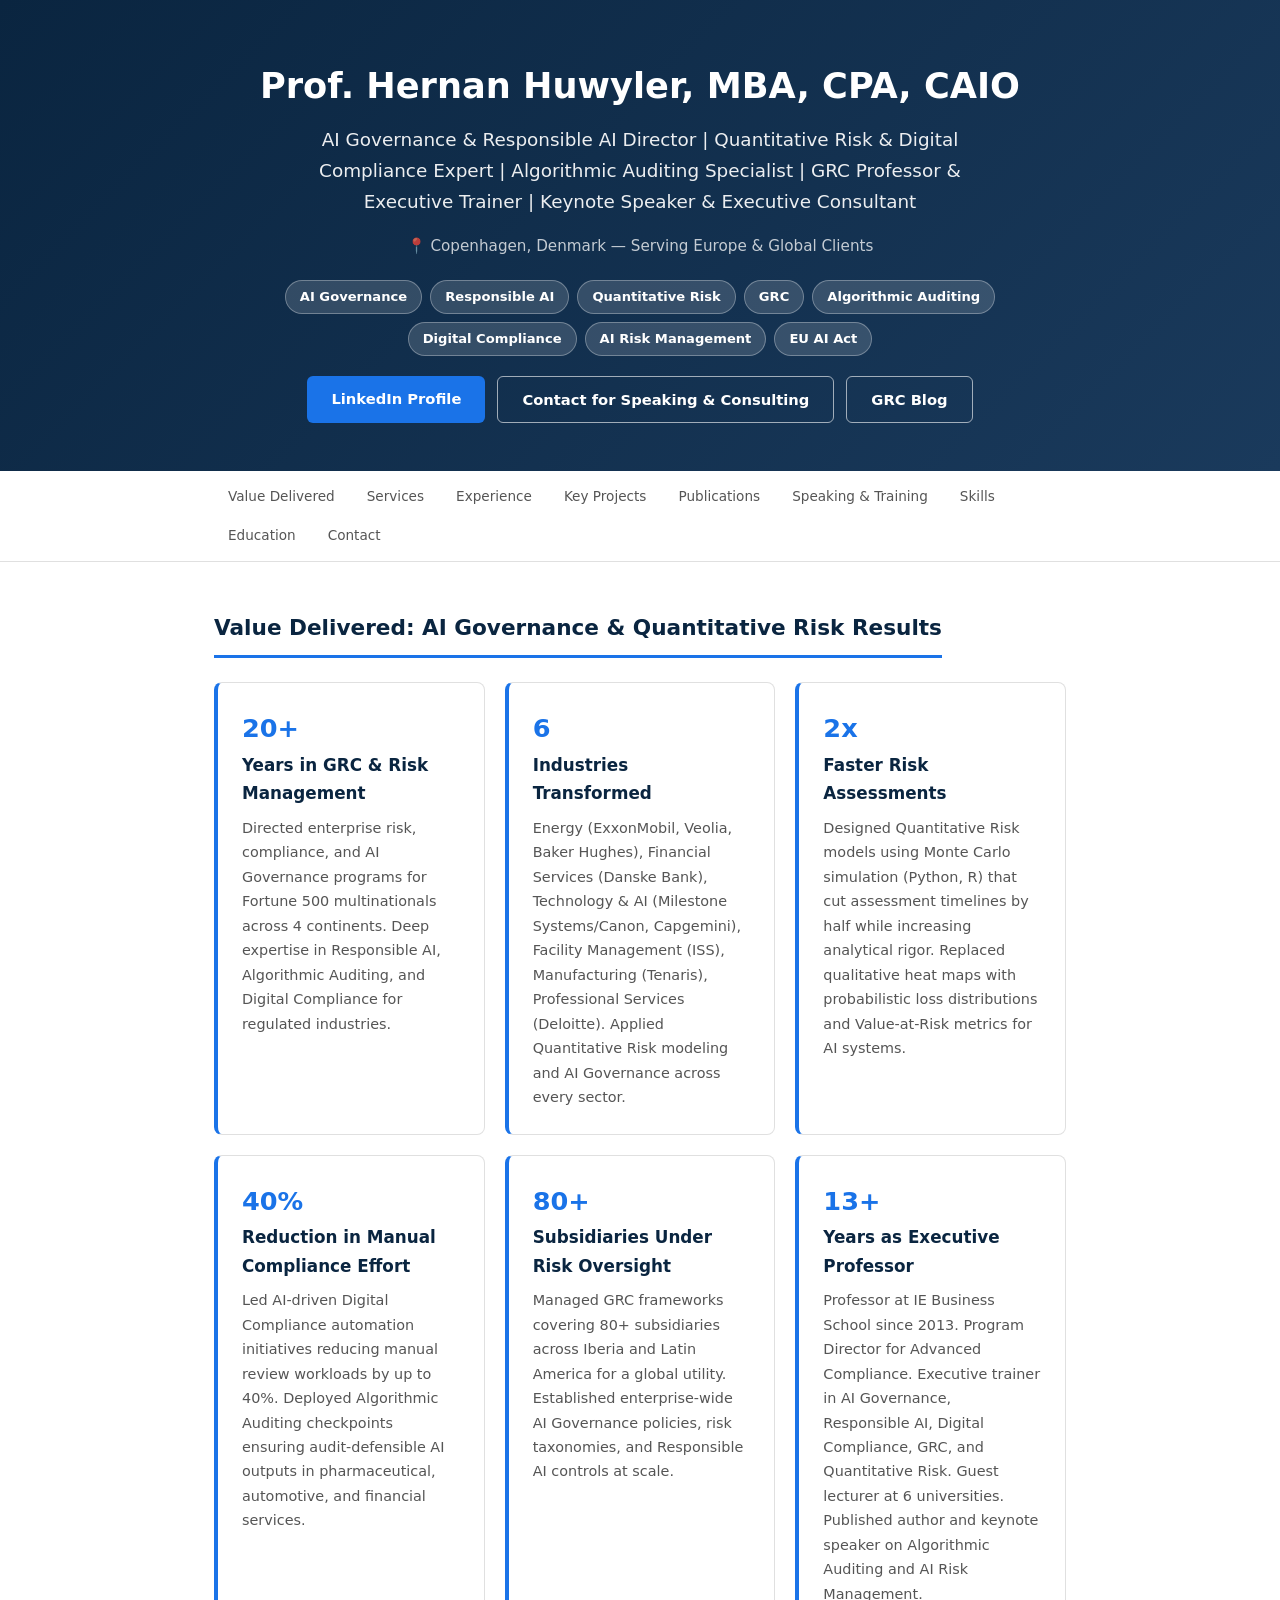
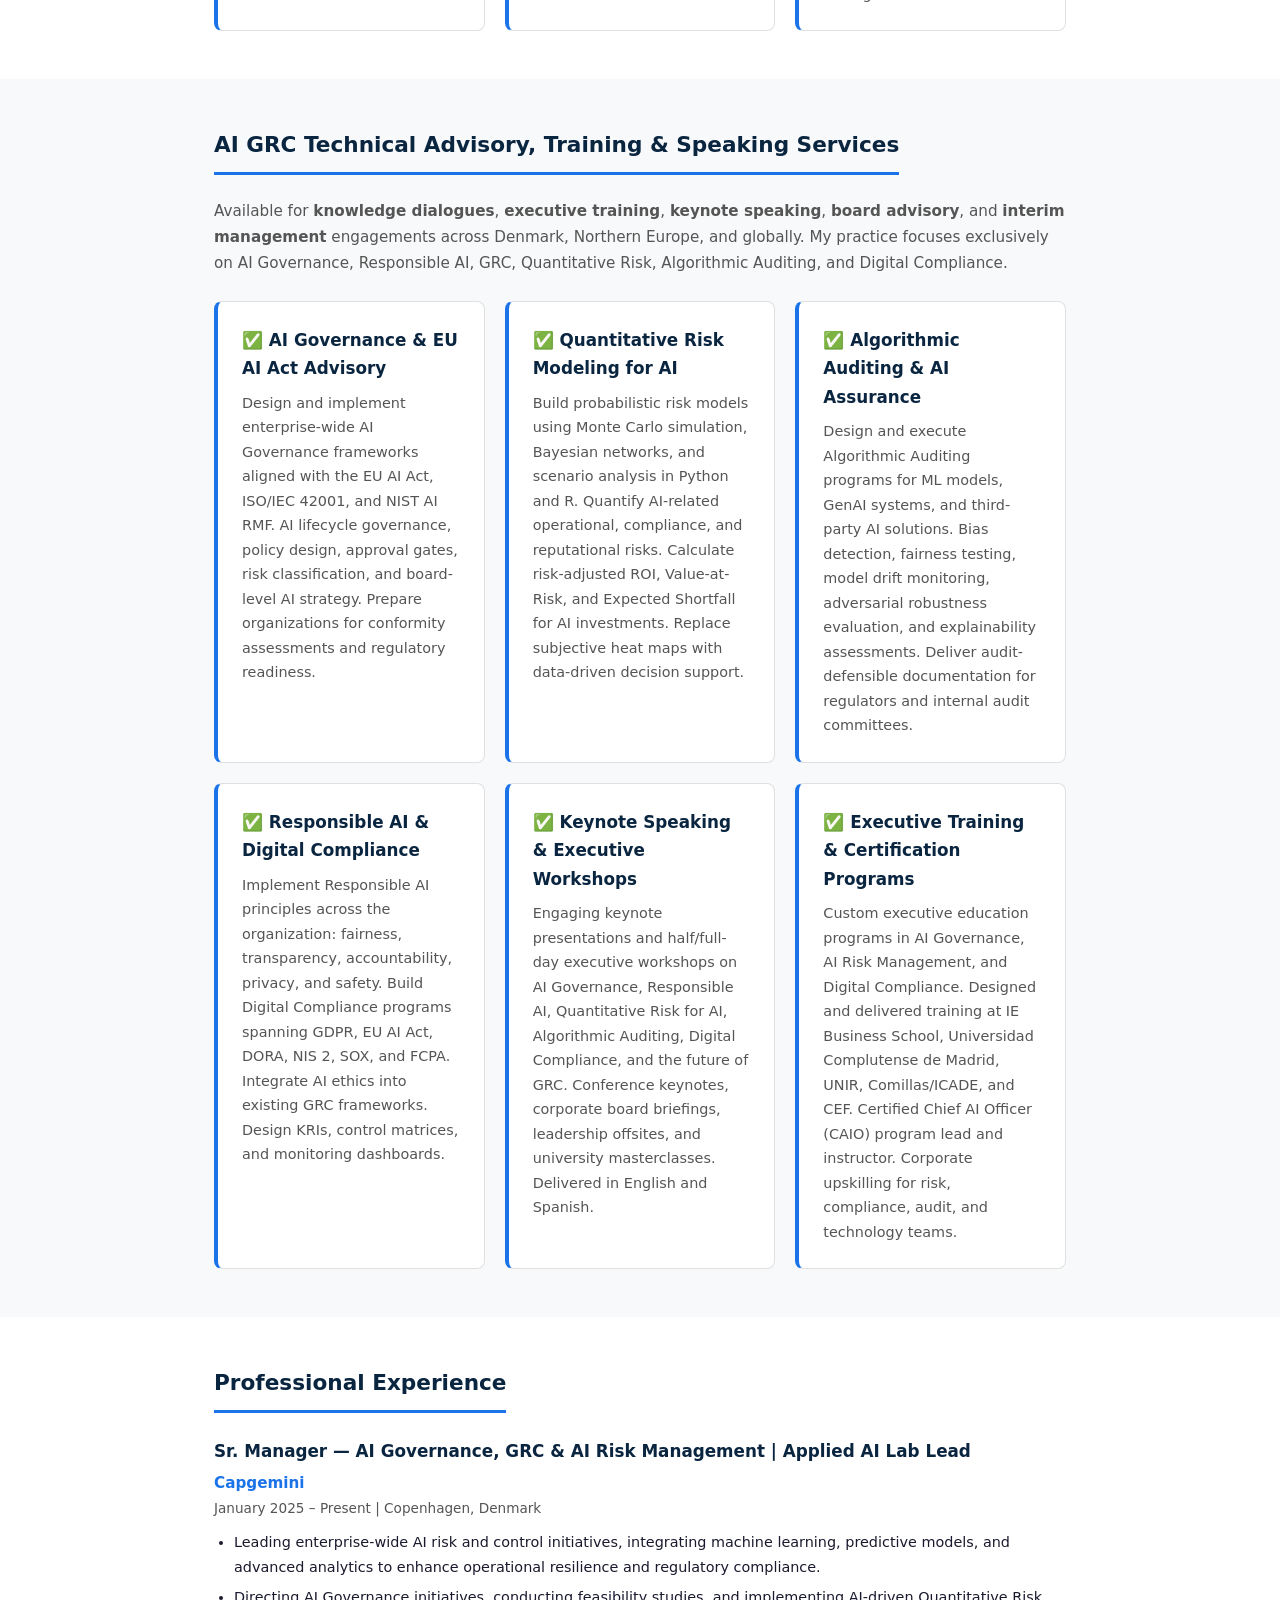
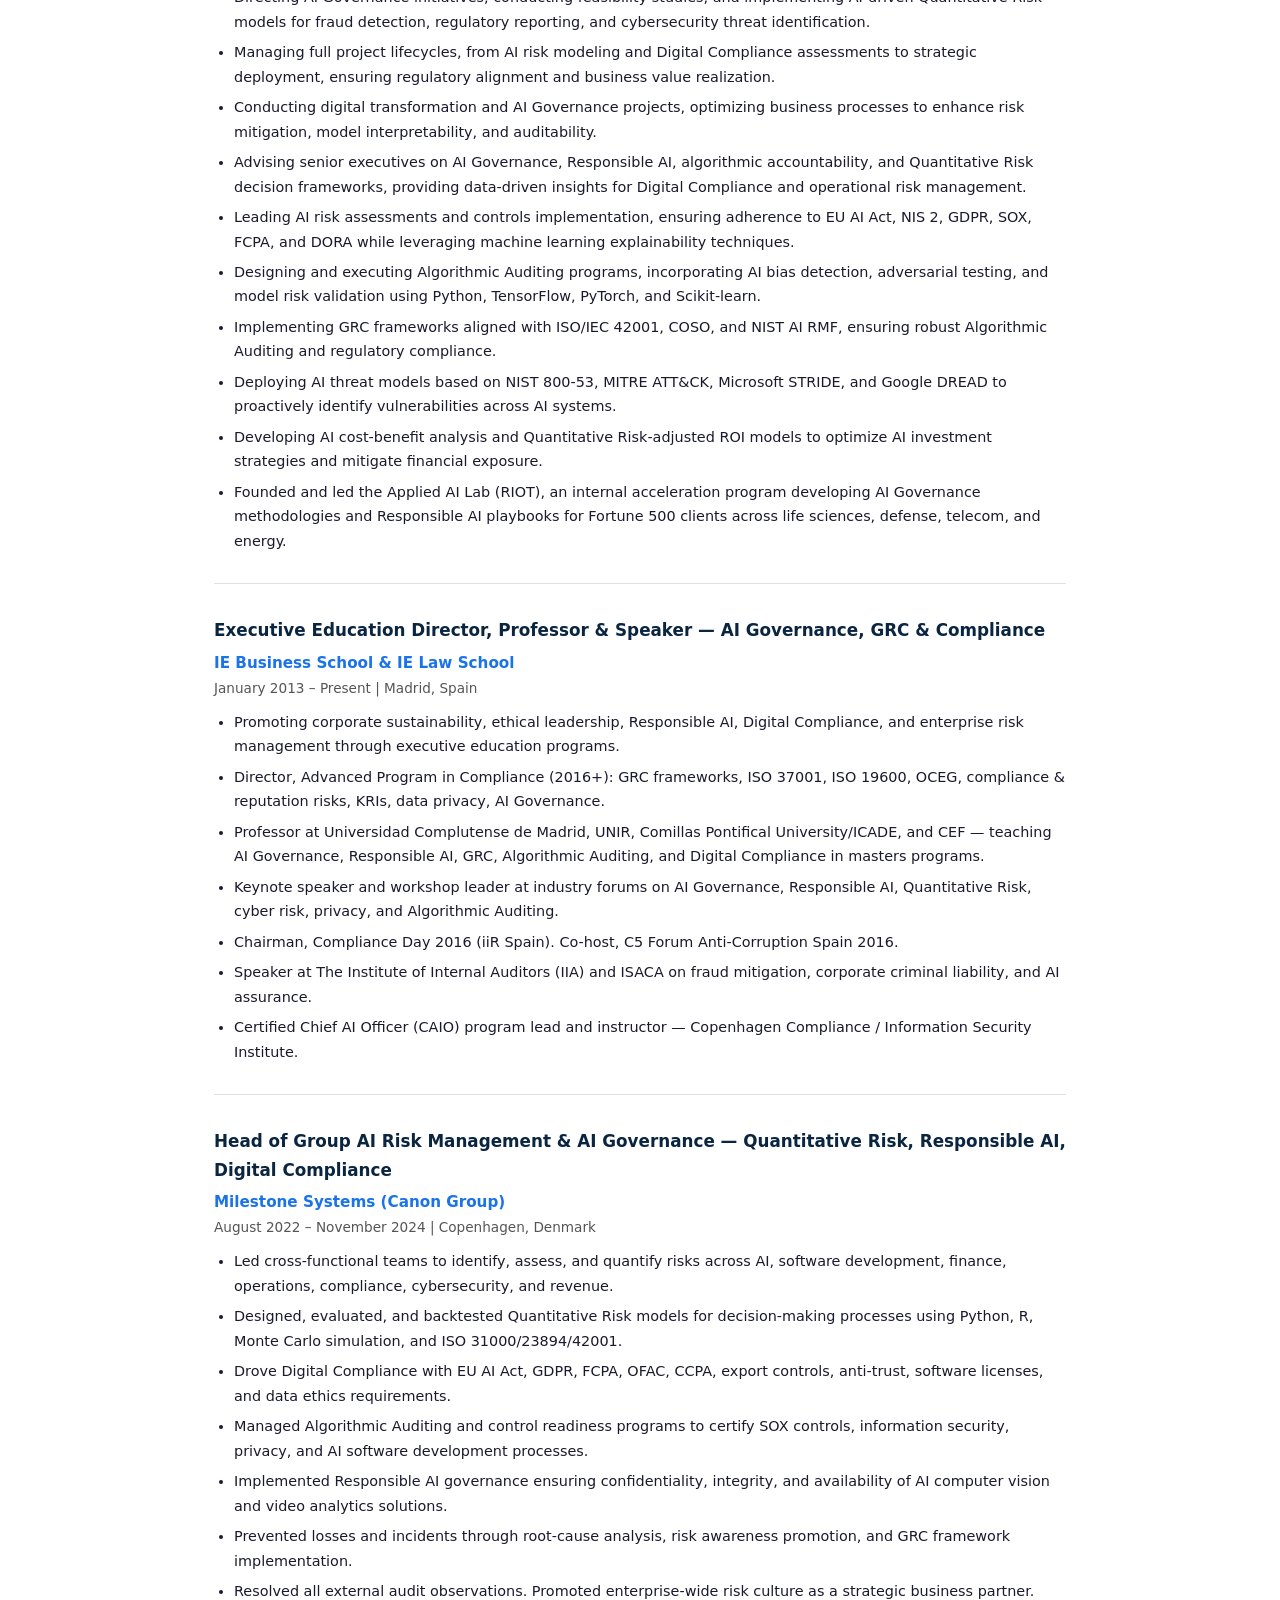
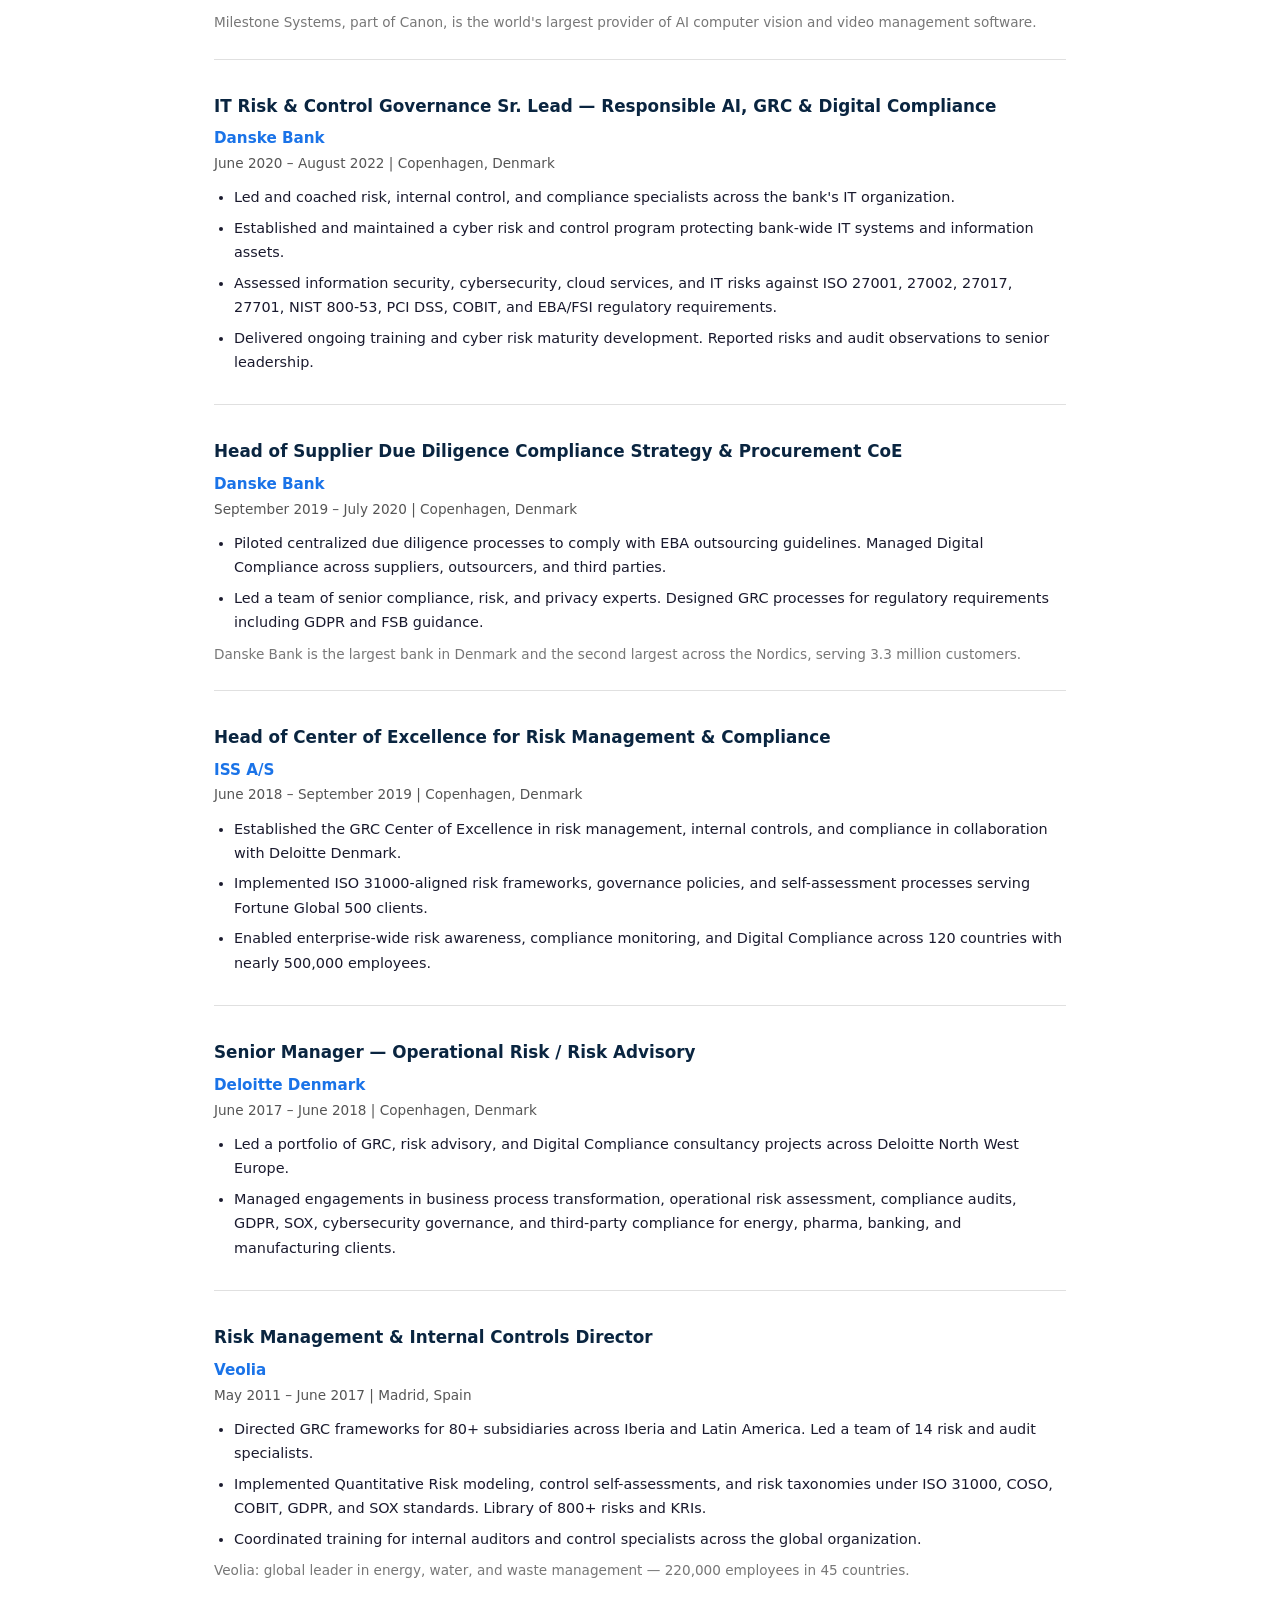
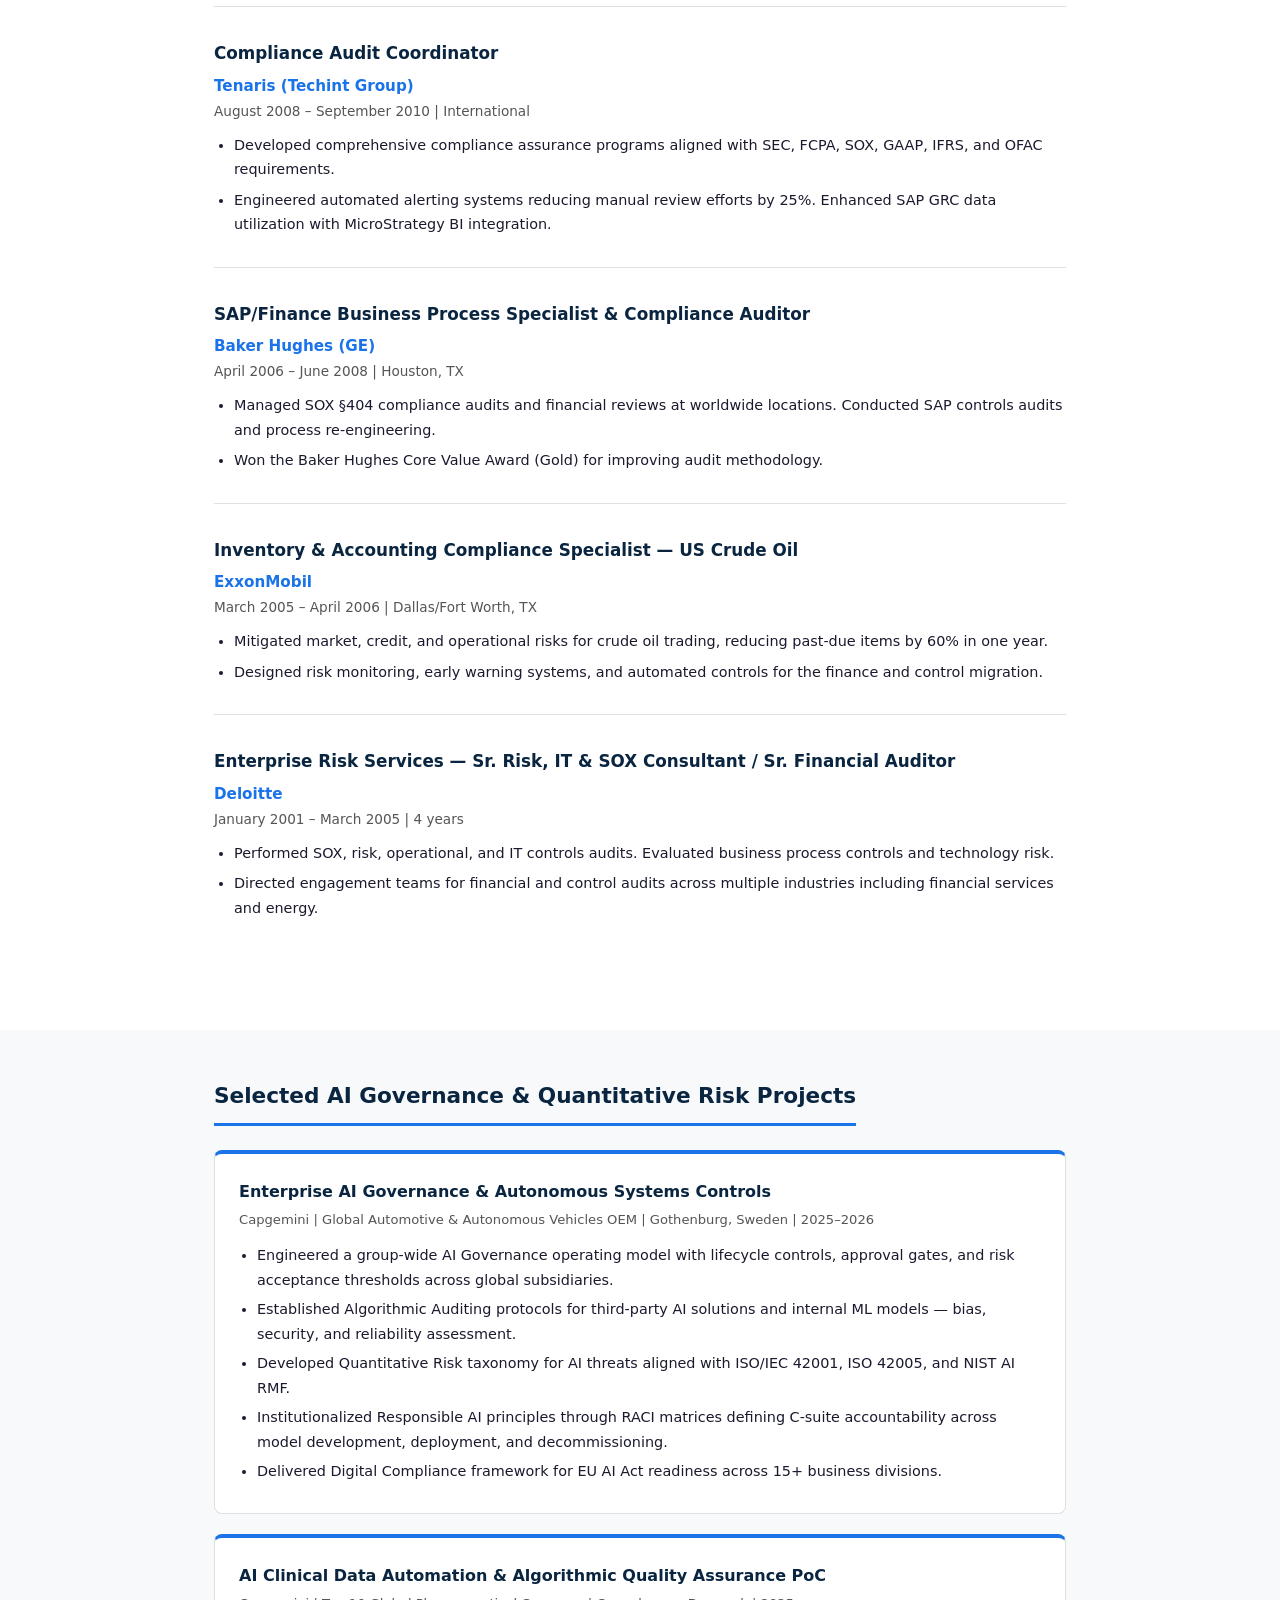
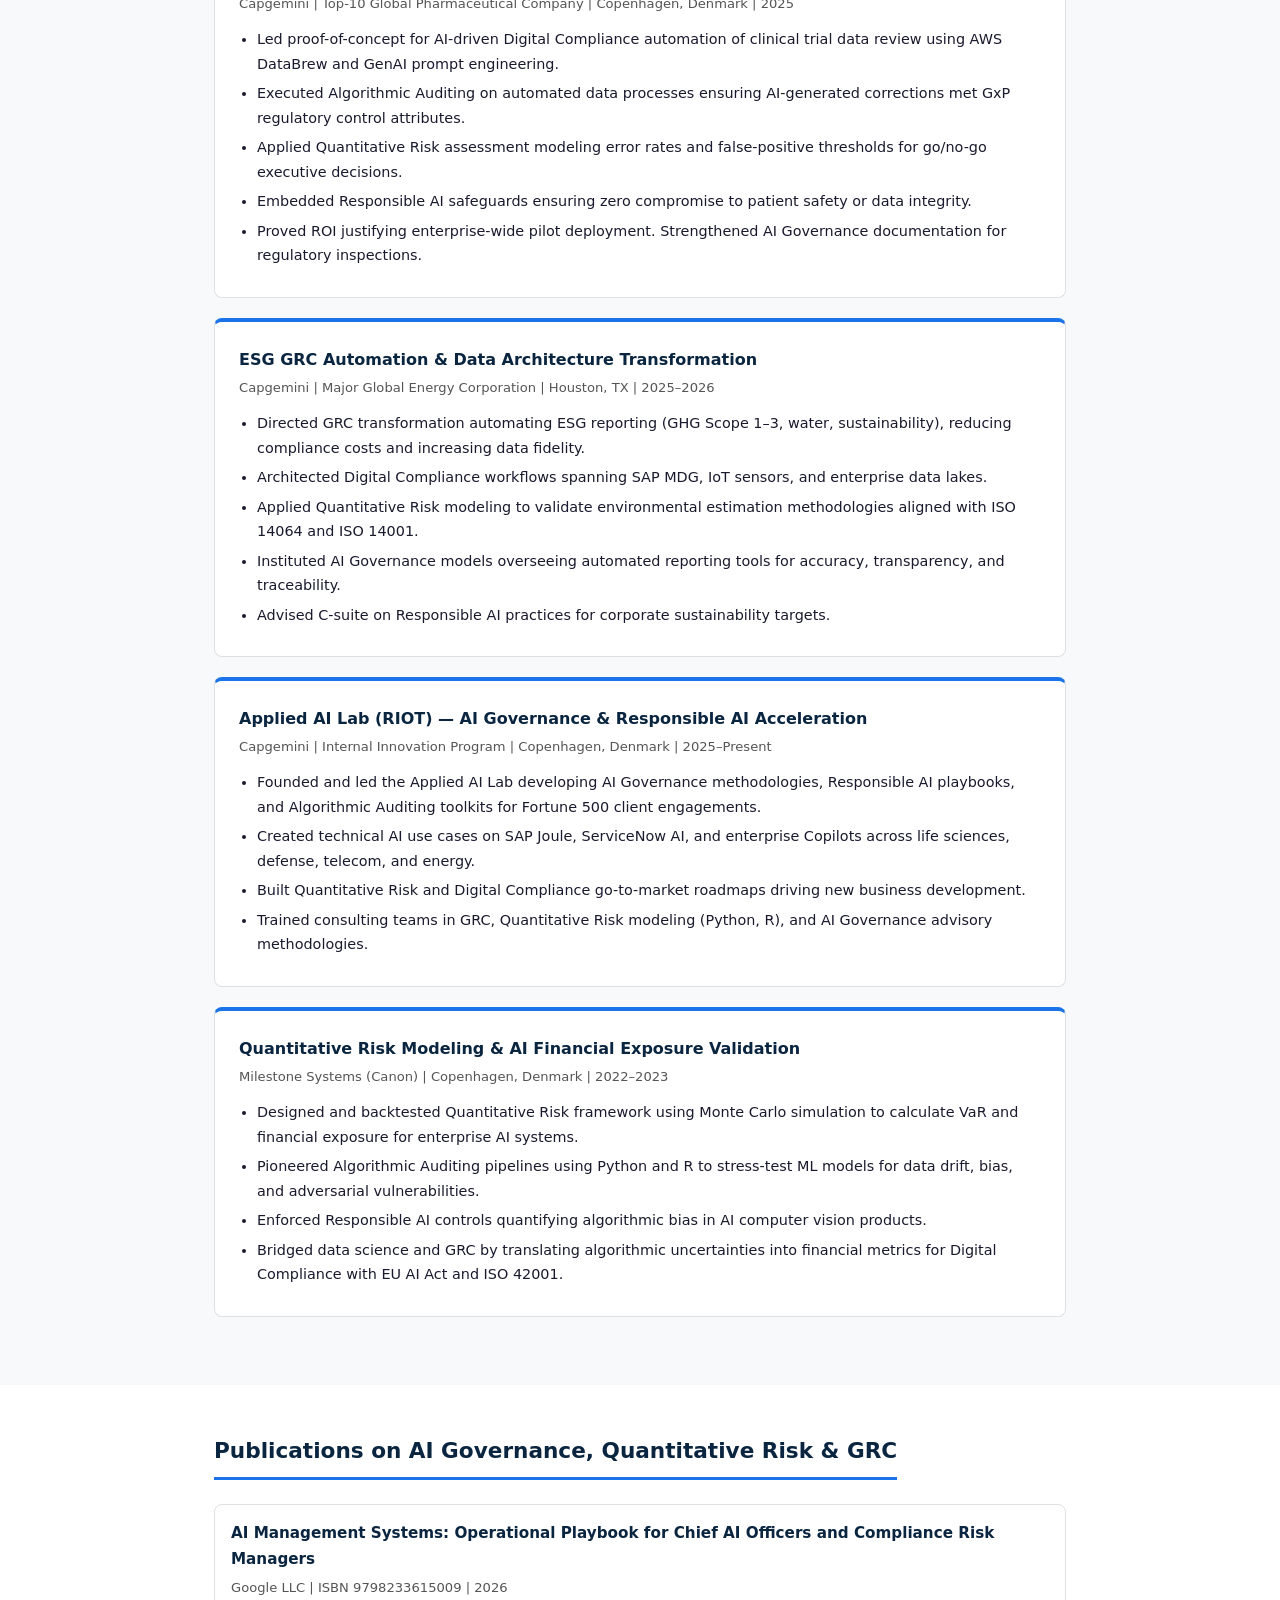
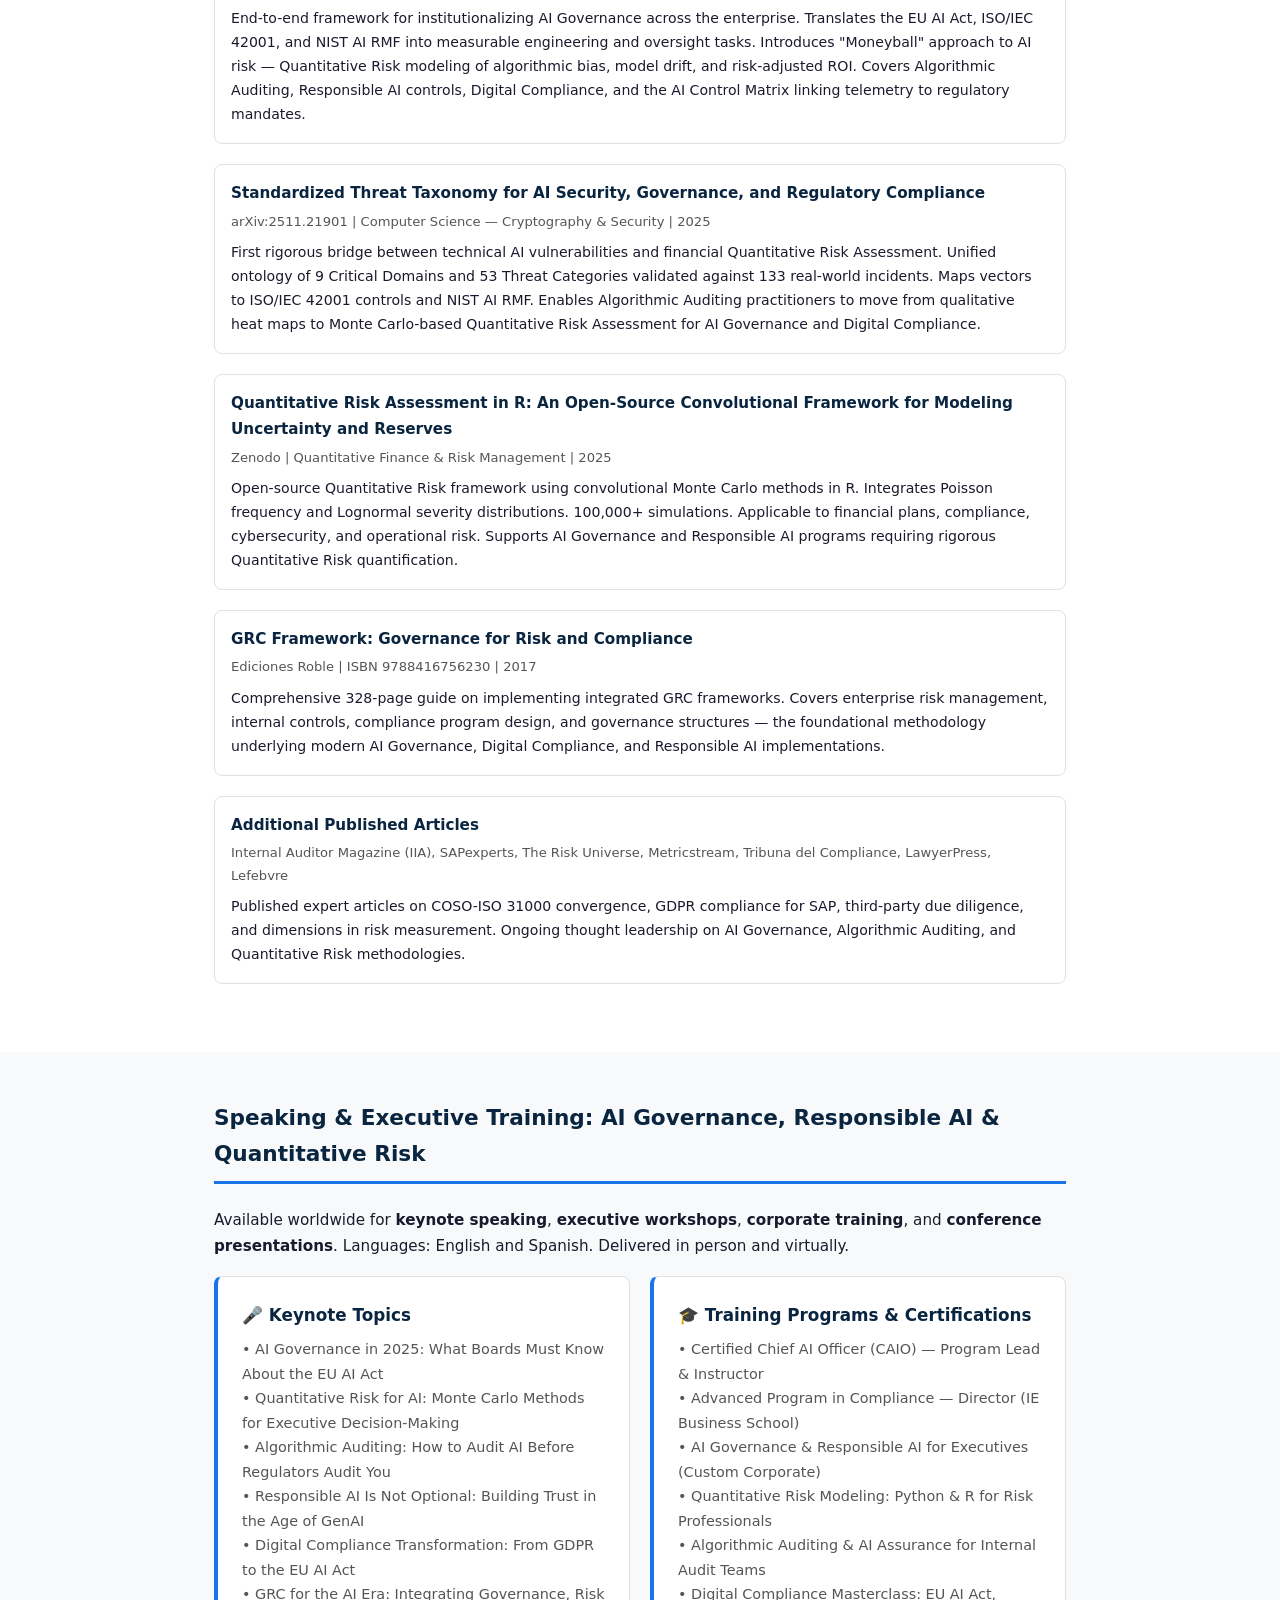
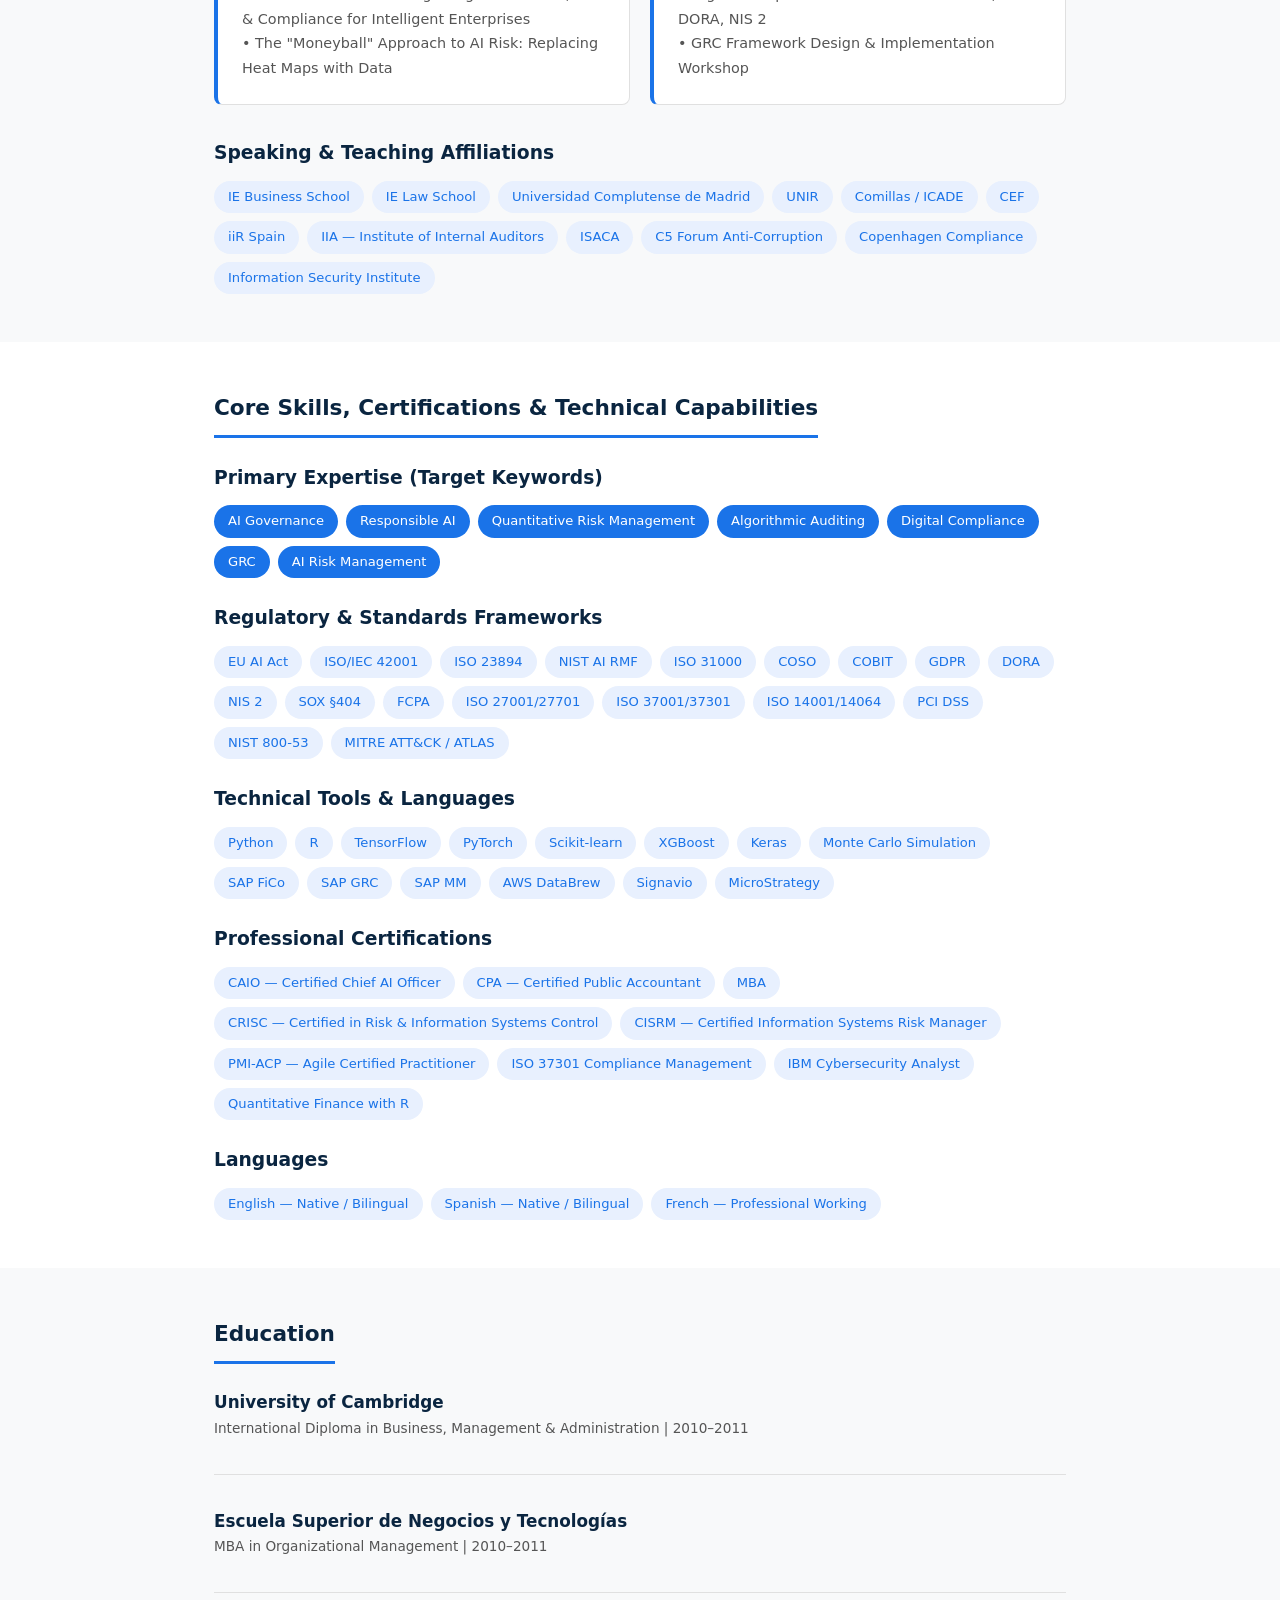
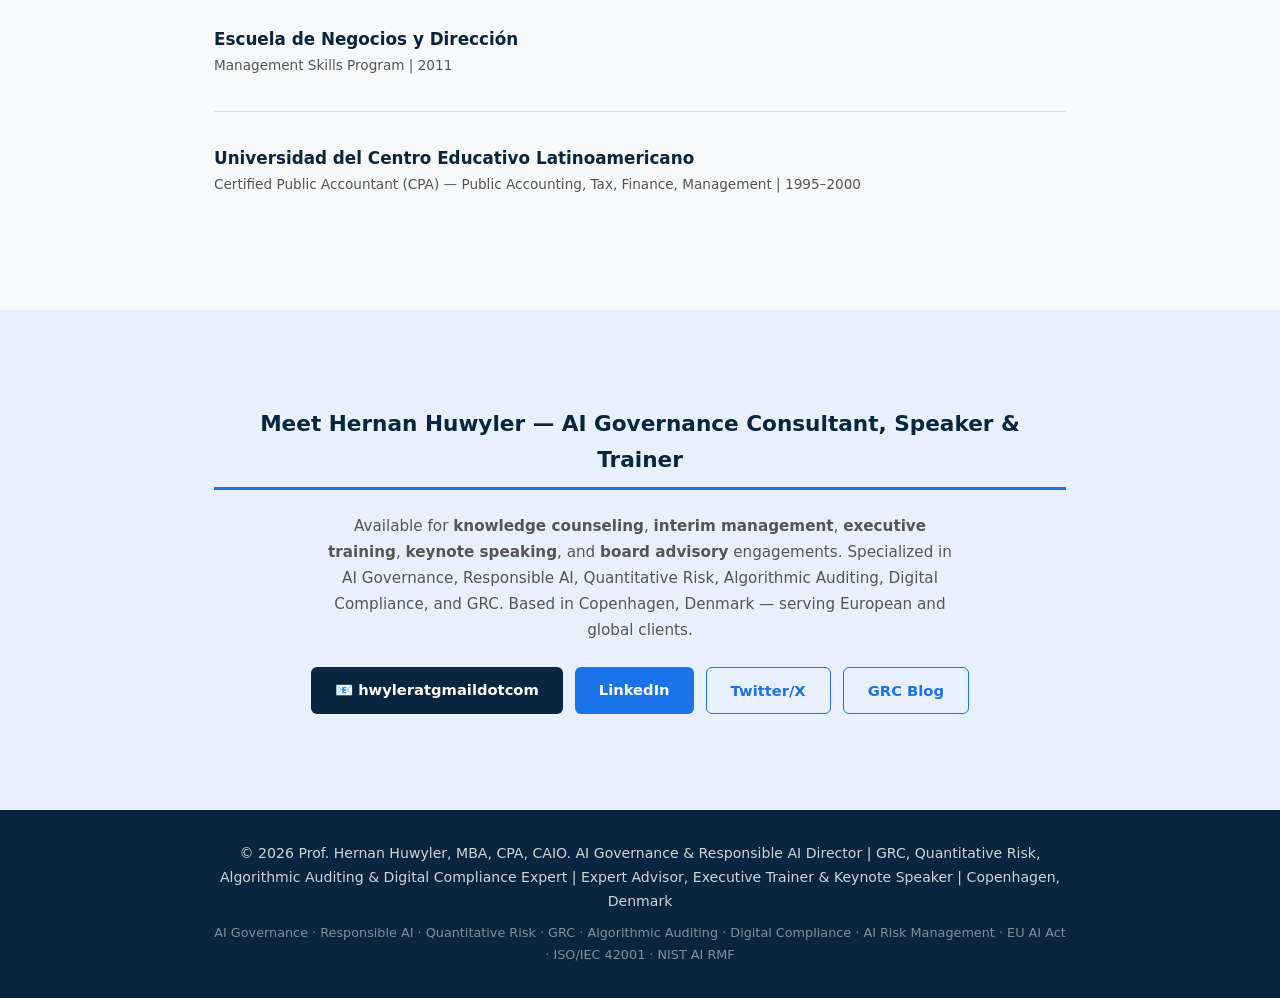
<file: index.html>
<!DOCTYPE html>
<html lang="en">
<head>
  <meta charset="UTF-8">
  <meta name="viewport" content="width=device-width, initial-scale=1.0">

  <!-- ===== PRIMARY SEO TITLE (Most important on-page signal) ===== -->
  <title>Hernan Huwyler — AI Governance, Responsible AI & Quantitative Risk Expert | Speaker, Trainer, Expert Advisor | GRC, Algorithmic Auditing, Digital Compliance</title>

  <!-- ===== META DESCRIPTION (Appears in Google snippet — 155 chars) ===== -->
  <meta name="description" content="Hernan Huwyler: AI Governance director, Responsible AI expert, Quantitative Risk consultant, Algorithmic Auditing specialist, GRC professor & keynote speaker. Available for training & advisory in Denmark and Europe.">
  <meta name="google-site-verification" content="8etztG1Z0YyAtfa9FB4dgZp-Hk1x1Kn128QszE1FJtc" />
  <!-- ===== META KEYWORDS (Low Google weight but used by other engines) ===== -->
  <meta name="keywords" content="Hernan Huwyler, Hernan Huwyler, AI Governance, Responsible AI, Quantitative Risk, Algorithmic Auditing, Digital Compliance, GRC, AI Risk Management, EU AI Act, freelance consultant, keynote speaker, executive trainer, Copenhagen, Denmark, Europe">

  <!-- ===== OPEN GRAPH (Social sharing / LinkedIn previews) ===== -->
  <meta property="og:title" content="Hernan Huwyler — AI Governance & Responsible AI Expert | Speaker, Trainer, Consultant">
  <meta property="og:description" content="AI Governance director, Quantitative Risk consultant, Algorithmic Auditing specialist. GRC professor at IE Business School. Available for freelance, training & advisory.">
  <meta property="og:type" content="profile">
  <meta property="og:url" content="https://hernanhuwyler.github.io/">
  <meta property="profile:first_name" content="Hernán">
  <meta property="profile:last_name" content="Huwyler">

  <!-- ===== TWITTER CARD ===== -->
  <meta name="twitter:card" content="summary">
  <meta name="twitter:site" content="@hewyler">
  <meta name="twitter:title" content="Hernan Huwyler — AI Governance & Responsible AI Expert">
  <meta name="twitter:description" content="AI Governance director, GRC consultant, Algorithmic Auditing specialist. Available for speaking, training, and advisory.">

  <!-- ===== CANONICAL URL ===== -->
  <link rel="canonical" href="https://hernanhuwyler.github.io/">

  <!-- ===== STRUCTURED DATA (JSON-LD) — Triggers Google Knowledge Panel ===== -->
  <script type="application/ld+json">
  {
    "@context": "https://schema.org",
    "@type": "Person",
    "name": "Hernan Huwyler",
    "alternateName": "Hernan Huwyler",
    "jobTitle": "AI Governance Director & Professor",
    "description": "AI Governance, Responsible AI, Quantitative Risk Management, Algorithmic Auditing, Digital Compliance, and GRC expert. Senior Manager at Capgemini. Professor at IE Business School. Certified Chief AI Officer (CAIO). Available as technical consultant, executive trainer, and keynote speaker.",
    "url": "https://hernanhuwyler.github.io",
    "sameAs": [
      "https://www.linkedin.com/in/hernanwyler",
      "https://twitter.com/hewyler",
      "https://mydailyexecutive.blogspot.com"
    ],
    "image": "",
    "email": "hwyler (at) gmail (dot) com",
    "alumniOf": [
      {
        "@type": "CollegeOrUniversity",
        "name": "University of Cambridge"
      },
      {
        "@type": "CollegeOrUniversity",
        "name": "IE Business School"
      }
    ],
    "worksFor": [
      {
        "@type": "Organization",
        "name": "Capgemini",
        "url": "https://www.capgemini.com"
      },
      {
        "@type": "EducationalOrganization",
        "name": "IE Business School",
        "url": "https://www.ie.edu"
      }
    ],
    "knowsAbout": [
      "AI Governance",
      "Responsible AI",
      "Quantitative Risk Management",
      "Algorithmic Auditing",
      "Digital Compliance",
      "GRC",
      "AI Risk Management",
      "EU AI Act",
      "ISO/IEC 42001",
      "NIST AI Risk Management Framework",
      "Monte Carlo Simulation",
      "Enterprise Risk Management"
    ],
    "hasCredential": [
      {
        "@type": "EducationalOccupationalCredential",
        "credentialCategory": "Professional Certification",
        "name": "Certified Chief AI Officer (CAIO)"
      },
      {
        "@type": "EducationalOccupationalCredential",
        "credentialCategory": "Professional Certification",
        "name": "Certified Public Accountant (CPA)"
      },
      {
        "@type": "EducationalOccupationalCredential",
        "credentialCategory": "Degree",
        "name": "MBA"
      }
    ],
    "nationality": {
      "@type": "Country",
      "name": "Argentina"
    },
    "workLocation": {
      "@type": "Place",
      "address": {
        "@type": "PostalAddress",
        "addressLocality": "Copenhagen",
        "addressCountry": "Denmark"
      }
    }
  }
  </script>

  <link rel="stylesheet" href="style.css">
</head>

<body>

<!-- ========== HERO / HEADER ========== -->
<header class="hero">
  <div class="container">
    <h1>Prof. Hernan Huwyler, MBA, CPA, CAIO</h1>
    <p class="subtitle">
      AI Governance &amp; Responsible AI Director | Quantitative Risk &amp; Digital Compliance Expert | Algorithmic Auditing Specialist | GRC Professor &amp; Executive Trainer | Keynote Speaker &amp; Executive Consultant
    </p>
    <p class="location">📍 Copenhagen, Denmark — Serving Europe &amp; Global Clients</p>

    <div class="badge-row">
      <span class="badge">AI Governance</span>
      <span class="badge">Responsible AI</span>
      <span class="badge">Quantitative Risk</span>
      <span class="badge">GRC</span>
      <span class="badge">Algorithmic Auditing</span>
      <span class="badge">Digital Compliance</span>
      <span class="badge">AI Risk Management</span>
      <span class="badge">EU AI Act</span>
    </div>

    <div class="cta-row">
      <a href="https://www.linkedin.com/in/hernanwyler" class="cta cta-primary">LinkedIn Profile</a>
      <a href="mailto:hwyleratgmaildotcom" class="cta cta-outline">Contact for Speaking &amp; Consulting</a>
      <a href="https://mydailyexecutive.blogspot.com" class="cta cta-outline">GRC Blog</a>
    </div>
  </div>
</header>

<!-- ========== STICKY NAV ========== -->
<nav class="nav-bar">
  <div class="container">
    <a href="#value">Value Delivered</a>
    <a href="#services">Services</a>
    <a href="#experience">Experience</a>
    <a href="#projects">Key Projects</a>
    <a href="#publications">Publications</a>
    <a href="#speaking">Speaking &amp; Training</a>
    <a href="#skills">Skills</a>
    <a href="#education">Education</a>
    <a href="#contact">Contact</a>
  </div>
</nav>

<!-- ========== VALUE PROPOSITION ========== -->
<section id="value">
  <div class="container">
    <h2 class="section-title">Value Delivered: AI Governance &amp; Quantitative Risk Results</h2>
    <div class="value-grid">

      <div class="value-card">
        <div class="metric">20+</div>
        <h3>Years in GRC &amp; Risk Management</h3>
        <p>Directed enterprise risk, compliance, and AI Governance programs for Fortune 500 multinationals across 4 continents. Deep expertise in Responsible AI, Algorithmic Auditing, and Digital Compliance for regulated industries.</p>
      </div>

      <div class="value-card">
        <div class="metric">6</div>
        <h3>Industries Transformed</h3>
        <p>Energy (ExxonMobil, Veolia, Baker Hughes), Financial Services (Danske Bank), Technology &amp; AI (Milestone Systems/Canon, Capgemini), Facility Management (ISS), Manufacturing (Tenaris), Professional Services (Deloitte). Applied Quantitative Risk modeling and AI Governance across every sector.</p>
      </div>

      <div class="value-card">
        <div class="metric">2x</div>
        <h3>Faster Risk Assessments</h3>
        <p>Designed Quantitative Risk models using Monte Carlo simulation (Python, R) that cut assessment timelines by half while increasing analytical rigor. Replaced qualitative heat maps with probabilistic loss distributions and Value-at-Risk metrics for AI systems.</p>
      </div>

      <div class="value-card">
        <div class="metric">40%</div>
        <h3>Reduction in Manual Compliance Effort</h3>
        <p>Led AI-driven Digital Compliance automation initiatives reducing manual review workloads by up to 40%. Deployed Algorithmic Auditing checkpoints ensuring audit-defensible AI outputs in pharmaceutical, automotive, and financial services.</p>
      </div>

      <div class="value-card">
        <div class="metric">80+</div>
        <h3>Subsidiaries Under Risk Oversight</h3>
        <p>Managed GRC frameworks covering 80+ subsidiaries across Iberia and Latin America for a global utility. Established enterprise-wide AI Governance policies, risk taxonomies, and Responsible AI controls at scale.</p>
      </div>

      <div class="value-card">
        <div class="metric">13+</div>
        <h3>Years as Executive Professor</h3>
        <p>Professor at IE Business School since 2013. Program Director for Advanced Compliance. Executive trainer in AI Governance, Responsible AI, Digital Compliance, GRC, and Quantitative Risk. Guest lecturer at 6 universities. Published author and keynote speaker on Algorithmic Auditing and AI Risk Management.</p>
      </div>

    </div>
  </div>
</section>

<!-- ========== SERVICES ========== -->
<section id="services">
  <div class="container">
    <h2 class="section-title">AI GRC Technical Advisory, Training &amp; Speaking Services</h2>
    <p style="margin-bottom:24px; font-size:0.95rem; color:#555;">Available for <strong>knowledge dialogues</strong>, <strong>executive training</strong>, <strong>keynote speaking</strong>, <strong>board advisory</strong>, and <strong>interim management</strong> engagements across Denmark, Northern Europe, and globally. My practice focuses exclusively on AI Governance, Responsible AI, GRC, Quantitative Risk, Algorithmic Auditing, and Digital Compliance.</p>

    <div class="value-grid">

      <div class="value-card">
        <h3>✅ AI Governance &amp; EU AI Act Advisory</h3>
        <p>Design and implement enterprise-wide AI Governance frameworks aligned with the EU AI Act, ISO/IEC 42001, and NIST AI RMF. AI lifecycle governance, policy design, approval gates, risk classification, and board-level AI strategy. Prepare organizations for conformity assessments and regulatory readiness.</p>
      </div>

      <div class="value-card">
        <h3>✅ Quantitative Risk Modeling for AI</h3>
        <p>Build probabilistic risk models using Monte Carlo simulation, Bayesian networks, and scenario analysis in Python and R. Quantify AI-related operational, compliance, and reputational risks. Calculate risk-adjusted ROI, Value-at-Risk, and Expected Shortfall for AI investments. Replace subjective heat maps with data-driven decision support.</p>
      </div>

      <div class="value-card">
        <h3>✅ Algorithmic Auditing &amp; AI Assurance</h3>
        <p>Design and execute Algorithmic Auditing programs for ML models, GenAI systems, and third-party AI solutions. Bias detection, fairness testing, model drift monitoring, adversarial robustness evaluation, and explainability assessments. Deliver audit-defensible documentation for regulators and internal audit committees.</p>
      </div>

      <div class="value-card">
        <h3>✅ Responsible AI &amp; Digital Compliance</h3>
        <p>Implement Responsible AI principles across the organization: fairness, transparency, accountability, privacy, and safety. Build Digital Compliance programs spanning GDPR, EU AI Act, DORA, NIS 2, SOX, and FCPA. Integrate AI ethics into existing GRC frameworks. Design KRIs, control matrices, and monitoring dashboards.</p>
      </div>

      <div class="value-card">
        <h3>✅ Keynote Speaking &amp; Executive Workshops</h3>
        <p>Engaging keynote presentations and half/full-day executive workshops on AI Governance, Responsible AI, Quantitative Risk for AI, Algorithmic Auditing, Digital Compliance, and the future of GRC. Conference keynotes, corporate board briefings, leadership offsites, and university masterclasses. Delivered in English and Spanish.</p>
      </div>

      <div class="value-card">
        <h3>✅ Executive Training &amp; Certification Programs</h3>
        <p>Custom executive education programs in AI Governance, AI Risk Management, and Digital Compliance. Designed and delivered training at IE Business School, Universidad Complutense de Madrid, UNIR, Comillas/ICADE, and CEF. Certified Chief AI Officer (CAIO) program lead and instructor. Corporate upskilling for risk, compliance, audit, and technology teams.</p>
      </div>

    </div>
  </div>
</section>

<!-- ========== EXPERIENCE ========== -->
<section id="experience">
  <div class="container">
    <h2 class="section-title">Professional Experience</h2>

    <!-- CAPGEMINI -->
    <div class="exp-entry">
      <div class="exp-header">
        <span class="exp-title">Sr. Manager — AI Governance, GRC &amp; AI Risk Management | Applied AI Lab Lead</span>
      </div>
      <div class="exp-company">Capgemini</div>
      <div class="exp-meta">January 2025 – Present | Copenhagen, Denmark</div>
      <div class="exp-desc">
        <ul>
          <li>Leading enterprise-wide AI risk and control initiatives, integrating machine learning, predictive models, and advanced analytics to enhance operational resilience and regulatory compliance.</li>
          <li>Directing AI Governance initiatives, conducting feasibility studies, and implementing AI-driven Quantitative Risk models for fraud detection, regulatory reporting, and cybersecurity threat identification.</li>
          <li>Managing full project lifecycles, from AI risk modeling and Digital Compliance assessments to strategic deployment, ensuring regulatory alignment and business value realization.</li>
          <li>Conducting digital transformation and AI Governance projects, optimizing business processes to enhance risk mitigation, model interpretability, and auditability.</li>
          <li>Advising senior executives on AI Governance, Responsible AI, algorithmic accountability, and Quantitative Risk decision frameworks, providing data-driven insights for Digital Compliance and operational risk management.</li>
          <li>Leading AI risk assessments and controls implementation, ensuring adherence to EU AI Act, NIS 2, GDPR, SOX, FCPA, and DORA while leveraging machine learning explainability techniques.</li>
          <li>Designing and executing Algorithmic Auditing programs, incorporating AI bias detection, adversarial testing, and model risk validation using Python, TensorFlow, PyTorch, and Scikit-learn.</li>
          <li>Implementing GRC frameworks aligned with ISO/IEC 42001, COSO, and NIST AI RMF, ensuring robust Algorithmic Auditing and regulatory compliance.</li>
          <li>Deploying AI threat models based on NIST 800-53, MITRE ATT&amp;CK, Microsoft STRIDE, and Google DREAD to proactively identify vulnerabilities across AI systems.</li>
          <li>Developing AI cost-benefit analysis and Quantitative Risk-adjusted ROI models to optimize AI investment strategies and mitigate financial exposure.</li>
          <li>Founded and led the Applied AI Lab (RIOT), an internal acceleration program developing AI Governance methodologies and Responsible AI playbooks for Fortune 500 clients across life sciences, defense, telecom, and energy.</li>
        </ul>
      </div>
    </div>

    <!-- IE BUSINESS SCHOOL -->
    <div class="exp-entry">
      <div class="exp-header">
        <span class="exp-title">Executive Education Director, Professor &amp; Speaker — AI Governance, GRC &amp; Compliance</span>
      </div>
      <div class="exp-company">IE Business School &amp; IE Law School</div>
      <div class="exp-meta">January 2013 – Present | Madrid, Spain</div>
      <div class="exp-desc">
        <ul>
          <li>Promoting corporate sustainability, ethical leadership, Responsible AI, Digital Compliance, and enterprise risk management through executive education programs.</li>
          <li>Director, Advanced Program in Compliance (2016+): GRC frameworks, ISO 37001, ISO 19600, OCEG, compliance &amp; reputation risks, KRIs, data privacy, AI Governance.</li>
          <li>Professor at Universidad Complutense de Madrid, UNIR, Comillas Pontifical University/ICADE, and CEF — teaching AI Governance, Responsible AI, GRC, Algorithmic Auditing, and Digital Compliance in masters programs.</li>
          <li>Keynote speaker and workshop leader at industry forums on AI Governance, Responsible AI, Quantitative Risk, cyber risk, privacy, and Algorithmic Auditing.</li>
          <li>Chairman, Compliance Day 2016 (iiR Spain). Co-host, C5 Forum Anti-Corruption Spain 2016.</li>
          <li>Speaker at The Institute of Internal Auditors (IIA) and ISACA on fraud mitigation, corporate criminal liability, and AI assurance.</li>
          <li>Certified Chief AI Officer (CAIO) program lead and instructor — Copenhagen Compliance / Information Security Institute.</li>
        </ul>
      </div>
    </div>

    <!-- MILESTONE SYSTEMS -->
    <div class="exp-entry">
      <div class="exp-header">
        <span class="exp-title">Head of Group AI Risk Management &amp; AI Governance — Quantitative Risk, Responsible AI, Digital Compliance</span>
      </div>
      <div class="exp-company">Milestone Systems (Canon Group)</div>
      <div class="exp-meta">August 2022 – November 2024 | Copenhagen, Denmark</div>
      <div class="exp-desc">
        <ul>
          <li>Led cross-functional teams to identify, assess, and quantify risks across AI, software development, finance, operations, compliance, cybersecurity, and revenue.</li>
          <li>Designed, evaluated, and backtested Quantitative Risk models for decision-making processes using Python, R, Monte Carlo simulation, and ISO 31000/23894/42001.</li>
          <li>Drove Digital Compliance with EU AI Act, GDPR, FCPA, OFAC, CCPA, export controls, anti-trust, software licenses, and data ethics requirements.</li>
          <li>Managed Algorithmic Auditing and control readiness programs to certify SOX controls, information security, privacy, and AI software development processes.</li>
          <li>Implemented Responsible AI governance ensuring confidentiality, integrity, and availability of AI computer vision and video analytics solutions.</li>
          <li>Prevented losses and incidents through root-cause analysis, risk awareness promotion, and GRC framework implementation.</li>
          <li>Resolved all external audit observations. Promoted enterprise-wide risk culture as a strategic business partner.</li>
        </ul>
        <p style="font-size:0.85rem; color:#777; margin-top:8px;">Milestone Systems, part of Canon, is the world's largest provider of AI computer vision and video management software.</p>
      </div>
    </div>

    <!-- DANSKE BANK -->
    <div class="exp-entry">
      <div class="exp-header">
        <span class="exp-title">IT Risk &amp; Control Governance Sr. Lead — Responsible AI, GRC &amp; Digital Compliance</span>
      </div>
      <div class="exp-company">Danske Bank</div>
      <div class="exp-meta">June 2020 – August 2022 | Copenhagen, Denmark</div>
      <div class="exp-desc">
        <ul>
          <li>Led and coached risk, internal control, and compliance specialists across the bank's IT organization.</li>
          <li>Established and maintained a cyber risk and control program protecting bank-wide IT systems and information assets.</li>
          <li>Assessed information security, cybersecurity, cloud services, and IT risks against ISO 27001, 27002, 27017, 27701, NIST 800-53, PCI DSS, COBIT, and EBA/FSI regulatory requirements.</li>
          <li>Delivered ongoing training and cyber risk maturity development. Reported risks and audit observations to senior leadership.</li>
        </ul>
      </div>
    </div>

    <!-- DANSKE BANK 2 -->
    <div class="exp-entry">
      <div class="exp-header">
        <span class="exp-title">Head of Supplier Due Diligence Compliance Strategy &amp; Procurement CoE</span>
      </div>
      <div class="exp-company">Danske Bank</div>
      <div class="exp-meta">September 2019 – July 2020 | Copenhagen, Denmark</div>
      <div class="exp-desc">
        <ul>
          <li>Piloted centralized due diligence processes to comply with EBA outsourcing guidelines. Managed Digital Compliance across suppliers, outsourcers, and third parties.</li>
          <li>Led a team of senior compliance, risk, and privacy experts. Designed GRC processes for regulatory requirements including GDPR and FSB guidance.</li>
        </ul>
        <p style="font-size:0.85rem; color:#777; margin-top:8px;">Danske Bank is the largest bank in Denmark and the second largest across the Nordics, serving 3.3 million customers.</p>
      </div>
    </div>

    <!-- ISS -->
    <div class="exp-entry">
      <div class="exp-header">
        <span class="exp-title">Head of Center of Excellence for Risk Management &amp; Compliance</span>
      </div>
      <div class="exp-company">ISS A/S</div>
      <div class="exp-meta">June 2018 – September 2019 | Copenhagen, Denmark</div>
      <div class="exp-desc">
        <ul>
          <li>Established the GRC Center of Excellence in risk management, internal controls, and compliance in collaboration with Deloitte Denmark.</li>
          <li>Implemented ISO 31000-aligned risk frameworks, governance policies, and self-assessment processes serving Fortune Global 500 clients.</li>
          <li>Enabled enterprise-wide risk awareness, compliance monitoring, and Digital Compliance across 120 countries with nearly 500,000 employees.</li>
        </ul>
      </div>
    </div>

    <!-- DELOITTE COPENHAGEN -->
    <div class="exp-entry">
      <div class="exp-header">
        <span class="exp-title">Senior Manager — Operational Risk / Risk Advisory</span>
      </div>
      <div class="exp-company">Deloitte Denmark</div>
      <div class="exp-meta">June 2017 – June 2018 | Copenhagen, Denmark</div>
      <div class="exp-desc">
        <ul>
          <li>Led a portfolio of GRC, risk advisory, and Digital Compliance consultancy projects across Deloitte North West Europe.</li>
          <li>Managed engagements in business process transformation, operational risk assessment, compliance audits, GDPR, SOX, cybersecurity governance, and third-party compliance for energy, pharma, banking, and manufacturing clients.</li>
        </ul>
      </div>
    </div>

    <!-- VEOLIA -->
    <div class="exp-entry">
      <div class="exp-header">
        <span class="exp-title">Risk Management &amp; Internal Controls Director</span>
      </div>
      <div class="exp-company">Veolia</div>
      <div class="exp-meta">May 2011 – June 2017 | Madrid, Spain</div>
      <div class="exp-desc">
        <ul>
          <li>Directed GRC frameworks for 80+ subsidiaries across Iberia and Latin America. Led a team of 14 risk and audit specialists.</li>
          <li>Implemented Quantitative Risk modeling, control self-assessments, and risk taxonomies under ISO 31000, COSO, COBIT, GDPR, and SOX standards. Library of 800+ risks and KRIs.</li>
          <li>Coordinated training for internal auditors and control specialists across the global organization.</li>
        </ul>
        <p style="font-size:0.85rem; color:#777; margin-top:8px;">Veolia: global leader in energy, water, and waste management — 220,000 employees in 45 countries.</p>
      </div>
    </div>

    <!-- TENARIS -->
    <div class="exp-entry">
      <div class="exp-header">
        <span class="exp-title">Compliance Audit Coordinator</span>
      </div>
      <div class="exp-company">Tenaris (Techint Group)</div>
      <div class="exp-meta">August 2008 – September 2010 | International</div>
      <div class="exp-desc">
        <ul>
          <li>Developed comprehensive compliance assurance programs aligned with SEC, FCPA, SOX, GAAP, IFRS, and OFAC requirements.</li>
          <li>Engineered automated alerting systems reducing manual review efforts by 25%. Enhanced SAP GRC data utilization with MicroStrategy BI integration.</li>
        </ul>
      </div>
    </div>

    <!-- BAKER HUGHES -->
    <div class="exp-entry">
      <div class="exp-header">
        <span class="exp-title">SAP/Finance Business Process Specialist &amp; Compliance Auditor</span>
      </div>
      <div class="exp-company">Baker Hughes (GE)</div>
      <div class="exp-meta">April 2006 – June 2008 | Houston, TX</div>
      <div class="exp-desc">
        <ul>
          <li>Managed SOX §404 compliance audits and financial reviews at worldwide locations. Conducted SAP controls audits and process re-engineering.</li>
          <li>Won the Baker Hughes Core Value Award (Gold) for improving audit methodology.</li>
        </ul>
      </div>
    </div>

    <!-- EXXONMOBIL -->
    <div class="exp-entry">
      <div class="exp-header">
        <span class="exp-title">Inventory &amp; Accounting Compliance Specialist — US Crude Oil</span>
      </div>
      <div class="exp-company">ExxonMobil</div>
      <div class="exp-meta">March 2005 – April 2006 | Dallas/Fort Worth, TX</div>
      <div class="exp-desc">
        <ul>
          <li>Mitigated market, credit, and operational risks for crude oil trading, reducing past-due items by 60% in one year.</li>
          <li>Designed risk monitoring, early warning systems, and automated controls for the finance and control migration.</li>
        </ul>
      </div>
    </div>

    <!-- DELOITTE EARLY CAREER -->
    <div class="exp-entry">
      <div class="exp-header">
        <span class="exp-title">Enterprise Risk Services — Sr. Risk, IT &amp; SOX Consultant / Sr. Financial Auditor</span>
      </div>
      <div class="exp-company">Deloitte</div>
      <div class="exp-meta">January 2001 – March 2005 | 4 years</div>
      <div class="exp-desc">
        <ul>
          <li>Performed SOX, risk, operational, and IT controls audits. Evaluated business process controls and technology risk.</li>
          <li>Directed engagement teams for financial and control audits across multiple industries including financial services and energy.</li>
        </ul>
      </div>
    </div>

  </div>
</section>

<!-- ========== KEY PROJECTS ========== -->
<section id="projects">
  <div class="container">
    <h2 class="section-title">Selected AI Governance &amp; Quantitative Risk Projects</h2>

    <div class="project-card">
      <h3>Enterprise AI Governance &amp; Autonomous Systems Controls</h3>
      <div class="proj-meta">Capgemini | Global Automotive &amp; Autonomous Vehicles OEM | Gothenburg, Sweden | 2025–2026</div>
      <ul>
        <li>Engineered a group-wide AI Governance operating model with lifecycle controls, approval gates, and risk acceptance thresholds across global subsidiaries.</li>
        <li>Established Algorithmic Auditing protocols for third-party AI solutions and internal ML models — bias, security, and reliability assessment.</li>
        <li>Developed Quantitative Risk taxonomy for AI threats aligned with ISO/IEC 42001, ISO 42005, and NIST AI RMF.</li>
        <li>Institutionalized Responsible AI principles through RACI matrices defining C-suite accountability across model development, deployment, and decommissioning.</li>
        <li>Delivered Digital Compliance framework for EU AI Act readiness across 15+ business divisions.</li>
      </ul>
    </div>

    <div class="project-card">
      <h3>AI Clinical Data Automation &amp; Algorithmic Quality Assurance PoC</h3>
      <div class="proj-meta">Capgemini | Top-10 Global Pharmaceutical Company | Copenhagen, Denmark | 2025</div>
      <ul>
        <li>Led proof-of-concept for AI-driven Digital Compliance automation of clinical trial data review using AWS DataBrew and GenAI prompt engineering.</li>
        <li>Executed Algorithmic Auditing on automated data processes ensuring AI-generated corrections met GxP regulatory control attributes.</li>
        <li>Applied Quantitative Risk assessment modeling error rates and false-positive thresholds for go/no-go executive decisions.</li>
        <li>Embedded Responsible AI safeguards ensuring zero compromise to patient safety or data integrity.</li>
        <li>Proved ROI justifying enterprise-wide pilot deployment. Strengthened AI Governance documentation for regulatory inspections.</li>
      </ul>
    </div>

    <div class="project-card">
      <h3>ESG GRC Automation &amp; Data Architecture Transformation</h3>
      <div class="proj-meta">Capgemini | Major Global Energy Corporation | Houston, TX | 2025–2026</div>
      <ul>
        <li>Directed GRC transformation automating ESG reporting (GHG Scope 1–3, water, sustainability), reducing compliance costs and increasing data fidelity.</li>
        <li>Architected Digital Compliance workflows spanning SAP MDG, IoT sensors, and enterprise data lakes.</li>
        <li>Applied Quantitative Risk modeling to validate environmental estimation methodologies aligned with ISO 14064 and ISO 14001.</li>
        <li>Instituted AI Governance models overseeing automated reporting tools for accuracy, transparency, and traceability.</li>
        <li>Advised C-suite on Responsible AI practices for corporate sustainability targets.</li>
      </ul>
    </div>

    <div class="project-card">
      <h3>Applied AI Lab (RIOT) — AI Governance &amp; Responsible AI Acceleration</h3>
      <div class="proj-meta">Capgemini | Internal Innovation Program | Copenhagen, Denmark | 2025–Present</div>
      <ul>
        <li>Founded and led the Applied AI Lab developing AI Governance methodologies, Responsible AI playbooks, and Algorithmic Auditing toolkits for Fortune 500 client engagements.</li>
        <li>Created technical AI use cases on SAP Joule, ServiceNow AI, and enterprise Copilots across life sciences, defense, telecom, and energy.</li>
        <li>Built Quantitative Risk and Digital Compliance go-to-market roadmaps driving new business development.</li>
        <li>Trained consulting teams in GRC, Quantitative Risk modeling (Python, R), and AI Governance advisory methodologies.</li>
      </ul>
    </div>

    <div class="project-card">
      <h3>Quantitative Risk Modeling &amp; AI Financial Exposure Validation</h3>
      <div class="proj-meta">Milestone Systems (Canon) | Copenhagen, Denmark | 2022–2023</div>
      <ul>
        <li>Designed and backtested Quantitative Risk framework using Monte Carlo simulation to calculate VaR and financial exposure for enterprise AI systems.</li>
        <li>Pioneered Algorithmic Auditing pipelines using Python and R to stress-test ML models for data drift, bias, and adversarial vulnerabilities.</li>
        <li>Enforced Responsible AI controls quantifying algorithmic bias in AI computer vision products.</li>
        <li>Bridged data science and GRC by translating algorithmic uncertainties into financial metrics for Digital Compliance with EU AI Act and ISO 42001.</li>
      </ul>
    </div>

  </div>
</section>

<!-- ========== PUBLICATIONS ========== -->
<section id="publications">
  <div class="container">
    <h2 class="section-title">Publications on AI Governance, Quantitative Risk &amp; GRC</h2>

    <div class="pub-entry">
      <h3>AI Management Systems: Operational Playbook for Chief AI Officers and Compliance Risk Managers</h3>
      <div class="pub-meta">Google LLC | ISBN 9798233615009 | 2026</div>
      <p>End-to-end framework for institutionalizing AI Governance across the enterprise. Translates the EU AI Act, ISO/IEC 42001, and NIST AI RMF into measurable engineering and oversight tasks. Introduces "Moneyball" approach to AI risk — Quantitative Risk modeling of algorithmic bias, model drift, and risk-adjusted ROI. Covers Algorithmic Auditing, Responsible AI controls, Digital Compliance, and the AI Control Matrix linking telemetry to regulatory mandates.</p>
    </div>

    <div class="pub-entry">
      <h3>Standardized Threat Taxonomy for AI Security, Governance, and Regulatory Compliance</h3>
      <div class="pub-meta">arXiv:2511.21901 | Computer Science — Cryptography &amp; Security | 2025</div>
      <p>First rigorous bridge between technical AI vulnerabilities and financial Quantitative Risk Assessment. Unified ontology of 9 Critical Domains and 53 Threat Categories validated against 133 real-world incidents. Maps vectors to ISO/IEC 42001 controls and NIST AI RMF. Enables Algorithmic Auditing practitioners to move from qualitative heat maps to Monte Carlo-based Quantitative Risk Assessment for AI Governance and Digital Compliance.</p>
    </div>

    <div class="pub-entry">
      <h3>Quantitative Risk Assessment in R: An Open-Source Convolutional Framework for Modeling Uncertainty and Reserves</h3>
      <div class="pub-meta">Zenodo | Quantitative Finance &amp; Risk Management | 2025</div>
      <p>Open-source Quantitative Risk framework using convolutional Monte Carlo methods in R. Integrates Poisson frequency and Lognormal severity distributions. 100,000+ simulations. Applicable to financial plans, compliance, cybersecurity, and operational risk. Supports AI Governance and Responsible AI programs requiring rigorous Quantitative Risk quantification.</p>
    </div>

    <div class="pub-entry">
      <h3>GRC Framework: Governance for Risk and Compliance</h3>
      <div class="pub-meta">Ediciones Roble | ISBN 9788416756230 | 2017</div>
      <p>Comprehensive 328-page guide on implementing integrated GRC frameworks. Covers enterprise risk management, internal controls, compliance program design, and governance structures — the foundational methodology underlying modern AI Governance, Digital Compliance, and Responsible AI implementations.</p>
    </div>

    <div class="pub-entry">
      <h3>Additional Published Articles</h3>
      <div class="pub-meta">Internal Auditor Magazine (IIA), SAPexperts, The Risk Universe, Metricstream, Tribuna del Compliance, LawyerPress, Lefebvre</div>
      <p>Published expert articles on COSO-ISO 31000 convergence, GDPR compliance for SAP, third-party due diligence, and dimensions in risk measurement. Ongoing thought leadership on AI Governance, Algorithmic Auditing, and Quantitative Risk methodologies.</p>
    </div>

  </div>
</section>

<!-- ========== SPEAKING & TRAINING ========== -->
<section id="speaking">
  <div class="container">
    <h2 class="section-title">Speaking &amp; Executive Training: AI Governance, Responsible AI &amp; Quantitative Risk</h2>

    <p style="margin-bottom:16px; font-size:0.95rem;">Available worldwide for <strong>keynote speaking</strong>, <strong>executive workshops</strong>, <strong>corporate training</strong>, and <strong>conference presentations</strong>. Languages: English and Spanish. Delivered in person and virtually.</p>

    <div class="value-grid">
      <div class="value-card">
        <h3>🎤 Keynote Topics</h3>
        <p>
          • AI Governance in 2025: What Boards Must Know About the EU AI Act<br>
          • Quantitative Risk for AI: Monte Carlo Methods for Executive Decision-Making<br>
          • Algorithmic Auditing: How to Audit AI Before Regulators Audit You<br>
          • Responsible AI Is Not Optional: Building Trust in the Age of GenAI<br>
          • Digital Compliance Transformation: From GDPR to the EU AI Act<br>
          • GRC for the AI Era: Integrating Governance, Risk &amp; Compliance for Intelligent Enterprises<br>
          • The "Moneyball" Approach to AI Risk: Replacing Heat Maps with Data
        </p>
      </div>
      <div class="value-card">
        <h3>🎓 Training Programs &amp; Certifications</h3>
        <p>
          • Certified Chief AI Officer (CAIO) — Program Lead &amp; Instructor<br>
          • Advanced Program in Compliance — Director (IE Business School)<br>
          • AI Governance &amp; Responsible AI for Executives (Custom Corporate)<br>
          • Quantitative Risk Modeling: Python &amp; R for Risk Professionals<br>
          • Algorithmic Auditing &amp; AI Assurance for Internal Audit Teams<br>
          • Digital Compliance Masterclass: EU AI Act, DORA, NIS 2<br>
          • GRC Framework Design &amp; Implementation Workshop
        </p>
      </div>
    </div>

    <h3 style="margin-top:32px; margin-bottom:12px; color:#0a2540;">Speaking &amp; Teaching Affiliations</h3>
    <div class="tag-cloud">
      <span class="tag">IE Business School</span>
      <span class="tag">IE Law School</span>
      <span class="tag">Universidad Complutense de Madrid</span>
      <span class="tag">UNIR</span>
      <span class="tag">Comillas / ICADE</span>
      <span class="tag">CEF</span>
      <span class="tag">iiR Spain</span>
      <span class="tag">IIA — Institute of Internal Auditors</span>
      <span class="tag">ISACA</span>
      <span class="tag">C5 Forum Anti-Corruption</span>
      <span class="tag">Copenhagen Compliance</span>
      <span class="tag">Information Security Institute</span>
    </div>
  </div>
</section>

<!-- ========== SKILLS & CERTIFICATIONS ========== -->
<section id="skills">
  <div class="container">
    <h2 class="section-title">Core Skills, Certifications &amp; Technical Capabilities</h2>

    <h3 style="margin-bottom:12px; color:#0a2540;">Primary Expertise (Target Keywords)</h3>
    <div class="tag-cloud" style="margin-bottom:24px;">
      <span class="tag tag-primary">AI Governance</span>
      <span class="tag tag-primary">Responsible AI</span>
      <span class="tag tag-primary">Quantitative Risk Management</span>
      <span class="tag tag-primary">Algorithmic Auditing</span>
      <span class="tag tag-primary">Digital Compliance</span>
      <span class="tag tag-primary">GRC</span>
      <span class="tag tag-primary">AI Risk Management</span>
    </div>

    <h3 style="margin-bottom:12px; color:#0a2540;">Regulatory &amp; Standards Frameworks</h3>
    <div class="tag-cloud" style="margin-bottom:24px;">
      <span class="tag">EU AI Act</span>
      <span class="tag">ISO/IEC 42001</span>
      <span class="tag">ISO 23894</span>
      <span class="tag">NIST AI RMF</span>
      <span class="tag">ISO 31000</span>
      <span class="tag">COSO</span>
      <span class="tag">COBIT</span>
      <span class="tag">GDPR</span>
      <span class="tag">DORA</span>
      <span class="tag">NIS 2</span>
      <span class="tag">SOX §404</span>
      <span class="tag">FCPA</span>
      <span class="tag">ISO 27001/27701</span>
      <span class="tag">ISO 37001/37301</span>
      <span class="tag">ISO 14001/14064</span>
      <span class="tag">PCI DSS</span>
      <span class="tag">NIST 800-53</span>
      <span class="tag">MITRE ATT&amp;CK / ATLAS</span>
    </div>

    <h3 style="margin-bottom:12px; color:#0a2540;">Technical Tools &amp; Languages</h3>
    <div class="tag-cloud" style="margin-bottom:24px;">
      <span class="tag">Python</span>
      <span class="tag">R</span>
      <span class="tag">TensorFlow</span>
      <span class="tag">PyTorch</span>
      <span class="tag">Scikit-learn</span>
      <span class="tag">XGBoost</span>
      <span class="tag">Keras</span>
      <span class="tag">Monte Carlo Simulation</span>
      <span class="tag">SAP FiCo</span>
      <span class="tag">SAP GRC</span>
      <span class="tag">SAP MM</span>
      <span class="tag">AWS DataBrew</span>
      <span class="tag">Signavio</span>
      <span class="tag">MicroStrategy</span>
    </div>

    <h3 style="margin-bottom:12px; color:#0a2540;">Professional Certifications</h3>
    <div class="tag-cloud" style="margin-bottom:24px;">
      <span class="tag">CAIO — Certified Chief AI Officer</span>
      <span class="tag">CPA — Certified Public Accountant</span>
      <span class="tag">MBA</span>
      <span class="tag">CRISC — Certified in Risk &amp; Information Systems Control</span>
      <span class="tag">CISRM — Certified Information Systems Risk Manager</span>
      <span class="tag">PMI-ACP — Agile Certified Practitioner</span>
      <span class="tag">ISO 37301 Compliance Management</span>
      <span class="tag">IBM Cybersecurity Analyst</span>
      <span class="tag">Quantitative Finance with R</span>
    </div>

    <h3 style="margin-bottom:12px; color:#0a2540;">Languages</h3>
    <div class="tag-cloud">
      <span class="tag">English — Native / Bilingual</span>
      <span class="tag">Spanish — Native / Bilingual</span>
      <span class="tag">French — Professional Working</span>
    </div>
  </div>
</section>

<!-- ========== EDUCATION ========== -->
<section id="education">
  <div class="container">
    <h2 class="section-title">Education</h2>

    <div class="exp-entry">
      <div class="exp-title">University of Cambridge</div>
      <div class="exp-meta">International Diploma in Business, Management &amp; Administration | 2010–2011</div>
    </div>

    <div class="exp-entry">
      <div class="exp-title">Escuela Superior de Negocios y Tecnologías</div>
      <div class="exp-meta">MBA in Organizational Management | 2010–2011</div>
    </div>

    <div class="exp-entry">
      <div class="exp-title">Escuela de Negocios y Dirección</div>
      <div class="exp-meta">Management Skills Program | 2011</div>
    </div>

    <div class="exp-entry">
      <div class="exp-title">Universidad del Centro Educativo Latinoamericano</div>
      <div class="exp-meta">Certified Public Accountant (CPA) — Public Accounting, Tax, Finance, Management | 1995–2000</div>
    </div>
  </div>
</section>

<!-- ========== CONTACT ========== -->
<section id="contact" style="background:var(--accent-light);">
  <div class="container" style="text-align:center; padding:48px 24px;">
    <h2 class="section-title">Meet Hernan Huwyler — AI Governance Consultant, Speaker &amp; Trainer</h2>
    <p style="max-width:640px; margin:0 auto 24px; font-size:0.95rem; color:#555;">
      Available for <strong>knowledge counseling</strong>, <strong>interim management</strong>, <strong>executive training</strong>, <strong>keynote speaking</strong>, and <strong>board advisory</strong> engagements. Specialized in AI Governance, Responsible AI, Quantitative Risk, Algorithmic Auditing, Digital Compliance, and GRC. Based in Copenhagen, Denmark — serving European and global clients.
    </p>
    <div class="cta-row" style="justify-content:center;">
      <a href="mailto:hwyleratgmaildotcom" class="cta cta-primary" style="background:#0a2540;">📧 hwyleratgmaildotcom</a>
      <a href="https://www.linkedin.com/in/hernanwyler" class="cta cta-primary">LinkedIn</a>
      <a href="https://twitter.com/hewyler" class="cta cta-outline" style="border-color:var(--accent); color:var(--accent);">Twitter/X</a>
      <a href="https://mydailyexecutive.blogspot.com" class="cta cta-outline" style="border-color:var(--accent); color:var(--accent);">GRC Blog</a>
    </div>
  </div>
</section>

<!-- ========== FOOTER ========== -->
<footer>
  <div class="container">
    <p>&copy; 2026 Prof. Hernan Huwyler, MBA, CPA, CAIO. AI Governance &amp; Responsible AI Director | GRC, Quantitative Risk, Algorithmic Auditing &amp; Digital Compliance Expert | Expert Advisor, Executive Trainer &amp; Keynote Speaker | Copenhagen, Denmark</p>
    <p style="margin-top:8px; font-size:0.8rem; opacity:0.6;">AI Governance · Responsible AI · Quantitative Risk · GRC · Algorithmic Auditing · Digital Compliance · AI Risk Management · EU AI Act · ISO/IEC 42001 · NIST AI RMF</p>
  </div>
</footer>

</body>
</html>
</file>
<file: style.css>
/* ===== GLOBAL ===== */
:root {
  --primary: #0a2540;
  --accent: #1a73e8;
  --accent-light: #e8f0fe;
  --text: #1a1a2e;
  --text-light: #555;
  --bg: #ffffff;
  --section-bg: #f8f9fa;
  --border: #e0e0e0;
  --success: #0d7c3d;
}

* { margin: 0; padding: 0; box-sizing: border-box; }

body {
  font-family: 'Segoe UI', system-ui, -apple-system, sans-serif;
  color: var(--text);
  line-height: 1.7;
  background: var(--bg);
}

a { color: var(--accent); text-decoration: none; }
a:hover { text-decoration: underline; }

.container { max-width: 900px; margin: 0 auto; padding: 0 24px; }

/* ===== HEADER ===== */
.hero {
  background: linear-gradient(135deg, var(--primary) 0%, #1a3a5c 100%);
  color: #fff;
  padding: 56px 0 48px;
  text-align: center;
}

.hero h1 { font-size: 2.2rem; font-weight: 700; margin-bottom: 8px; }
.hero .subtitle { font-size: 1.15rem; opacity: 0.92; margin-bottom: 16px; max-width: 720px; margin-left: auto; margin-right: auto; }
.hero .location { font-size: 0.95rem; opacity: 0.75; margin-bottom: 20px; }

.badge-row { display: flex; flex-wrap: wrap; justify-content: center; gap: 8px; margin-bottom: 20px; }
.badge {
  display: inline-block;
  padding: 5px 14px;
  border-radius: 20px;
  font-size: 0.82rem;
  font-weight: 600;
  background: rgba(255,255,255,0.15);
  border: 1px solid rgba(255,255,255,0.3);
}

.cta-row { display: flex; flex-wrap: wrap; justify-content: center; gap: 12px; margin-top: 16px; }
.cta {
  display: inline-block;
  padding: 10px 24px;
  border-radius: 6px;
  font-weight: 600;
  font-size: 0.92rem;
  transition: all 0.2s;
}
.cta-primary { background: var(--accent); color: #fff; }
.cta-primary:hover { background: #1557b0; text-decoration: none; }
.cta-outline { border: 1.5px solid rgba(255,255,255,0.6); color: #fff; }
.cta-outline:hover { background: rgba(255,255,255,0.1); text-decoration: none; }

/* ===== NAV ===== */
.nav-bar {
  background: var(--bg);
  border-bottom: 1px solid var(--border);
  position: sticky;
  top: 0;
  z-index: 100;
  padding: 0;
}
.nav-bar .container {
  display: flex;
  flex-wrap: wrap;
  gap: 4px;
  padding-top: 8px;
  padding-bottom: 8px;
}
.nav-bar a {
  padding: 6px 14px;
  border-radius: 4px;
  font-size: 0.85rem;
  font-weight: 500;
  color: var(--text-light);
}
.nav-bar a:hover { background: var(--accent-light); color: var(--accent); text-decoration: none; }

/* ===== SECTIONS ===== */
section { padding: 48px 0; }
section:nth-child(even) { background: var(--section-bg); }

.section-title {
  font-size: 1.35rem;
  font-weight: 700;
  color: var(--primary);
  margin-bottom: 24px;
  padding-bottom: 8px;
  border-bottom: 3px solid var(--accent);
  display: inline-block;
}

/* ===== VALUE CARDS ===== */
.value-grid { display: grid; grid-template-columns: repeat(auto-fit, minmax(260px, 1fr)); gap: 20px; }
.value-card {
  background: #fff;
  border: 1px solid var(--border);
  border-radius: 8px;
  padding: 24px;
  border-left: 4px solid var(--accent);
}
.value-card h3 { font-size: 1.05rem; color: var(--primary); margin-bottom: 8px; }
.value-card p { font-size: 0.9rem; color: var(--text-light); }
.value-card .metric { font-size: 1.6rem; font-weight: 700; color: var(--accent); }

/* ===== EXPERIENCE ===== */
.exp-entry { margin-bottom: 32px; padding-bottom: 24px; border-bottom: 1px solid var(--border); }
.exp-entry:last-child { border-bottom: none; }
.exp-header { display: flex; justify-content: space-between; flex-wrap: wrap; margin-bottom: 6px; }
.exp-title { font-size: 1.05rem; font-weight: 700; color: var(--primary); }
.exp-company { font-size: 0.95rem; color: var(--accent); font-weight: 600; }
.exp-meta { font-size: 0.85rem; color: var(--text-light); margin-bottom: 10px; }
.exp-desc { font-size: 0.9rem; }
.exp-desc ul { padding-left: 20px; }
.exp-desc li { margin-bottom: 6px; }

/* ===== SKILLS TAGS ===== */
.tag-cloud { display: flex; flex-wrap: wrap; gap: 8px; }
.tag {
  padding: 5px 14px;
  border-radius: 20px;
  font-size: 0.82rem;
  font-weight: 500;
  background: var(--accent-light);
  color: var(--accent);
}
.tag-primary { background: var(--accent); color: #fff; }

/* ===== PUBLICATIONS ===== */
.pub-entry { margin-bottom: 20px; padding: 16px; background: #fff; border-radius: 8px; border: 1px solid var(--border); }
.pub-entry h3 { font-size: 0.95rem; color: var(--primary); margin-bottom: 4px; }
.pub-entry .pub-meta { font-size: 0.82rem; color: var(--text-light); margin-bottom: 8px; }
.pub-entry p { font-size: 0.88rem; }

/* ===== PROJECTS ===== */
.project-card {
  background: #fff;
  border: 1px solid var(--border);
  border-radius: 8px;
  padding: 24px;
  margin-bottom: 20px;
  border-top: 4px solid var(--accent);
}
.project-card h3 { font-size: 1rem; color: var(--primary); margin-bottom: 4px; }
.project-card .proj-meta { font-size: 0.82rem; color: var(--text-light); margin-bottom: 12px; }
.project-card ul { padding-left: 18px; font-size: 0.9rem; }
.project-card li { margin-bottom: 5px; }

/* ===== FOOTER ===== */
footer {
  background: var(--primary);
  color: rgba(255,255,255,0.8);
  padding: 32px 0;
  text-align: center;
  font-size: 0.88rem;
}
footer a { color: #80b4ff; }

/* ===== RESPONSIVE ===== */
@media (max-width: 640px) {
  .hero h1 { font-size: 1.6rem; }
  .hero .subtitle { font-size: 1rem; }
  .value-grid { grid-template-columns: 1fr; }
}
</file>
